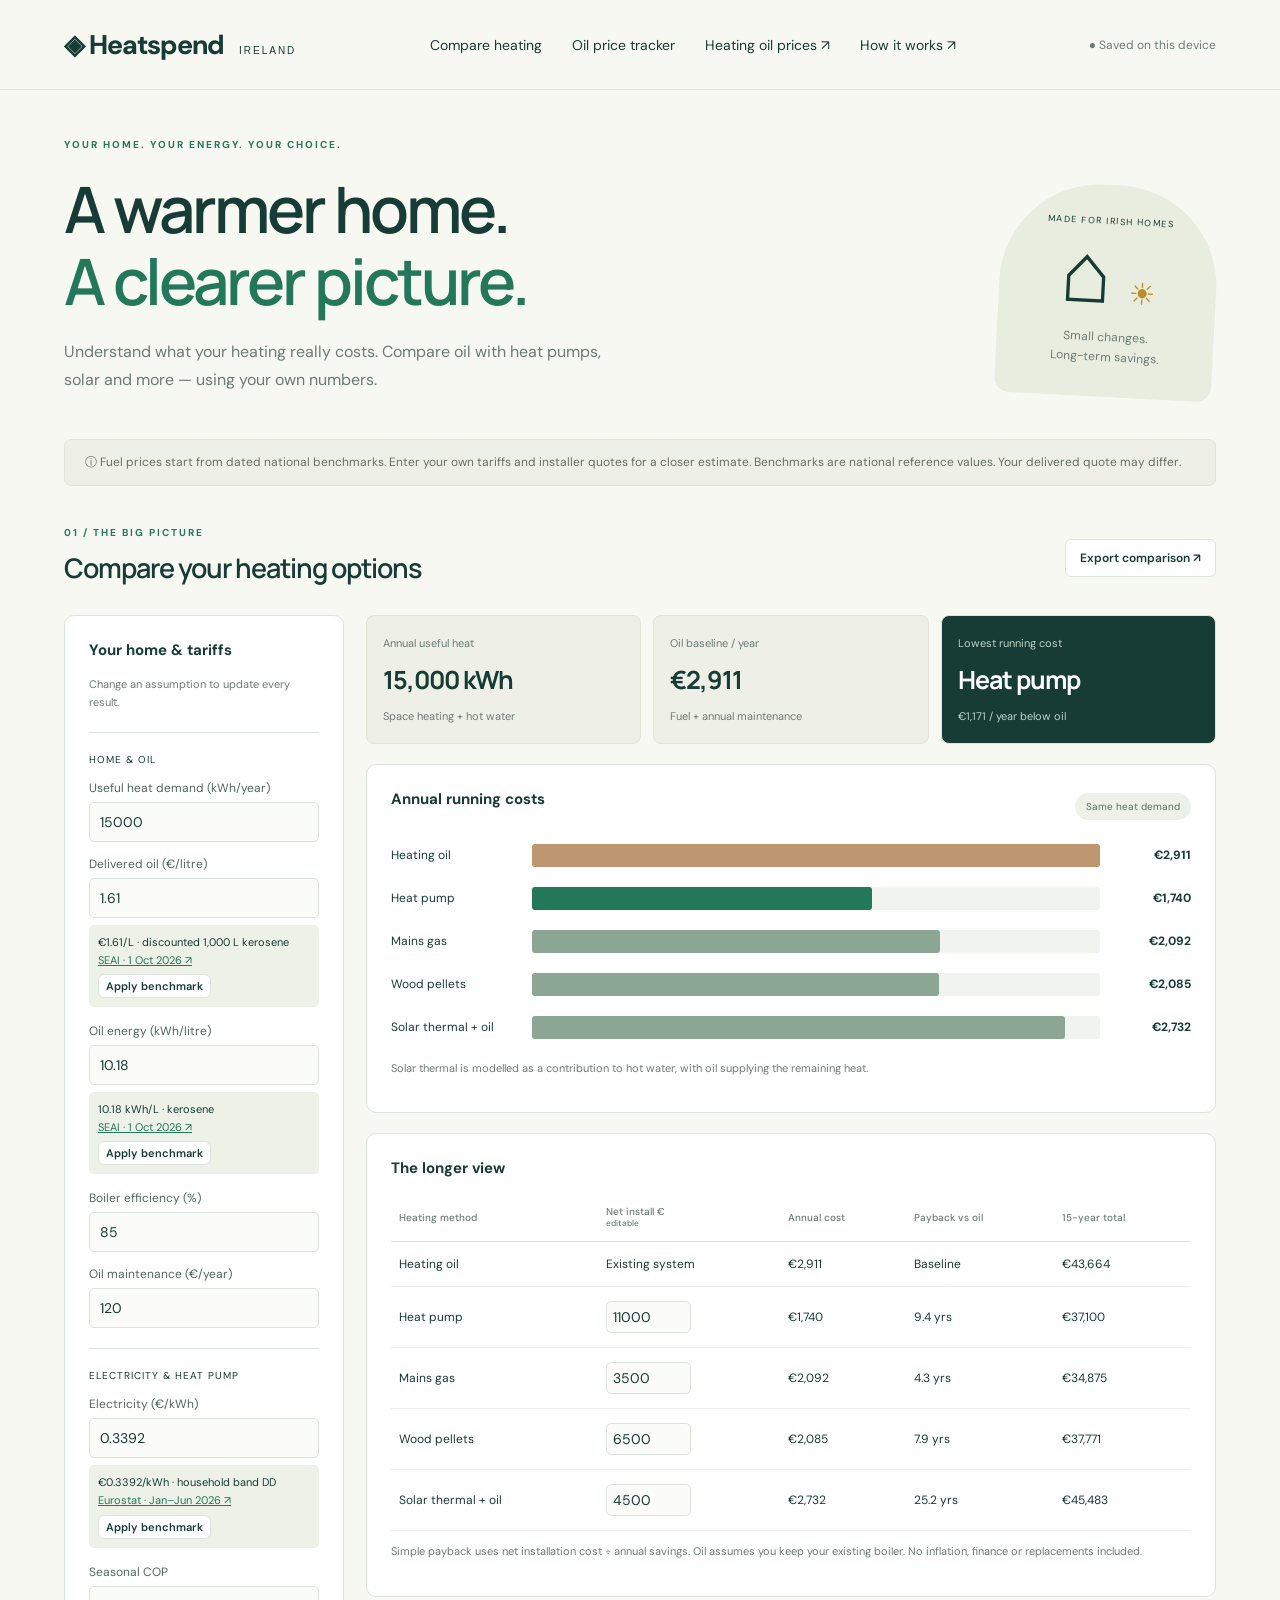
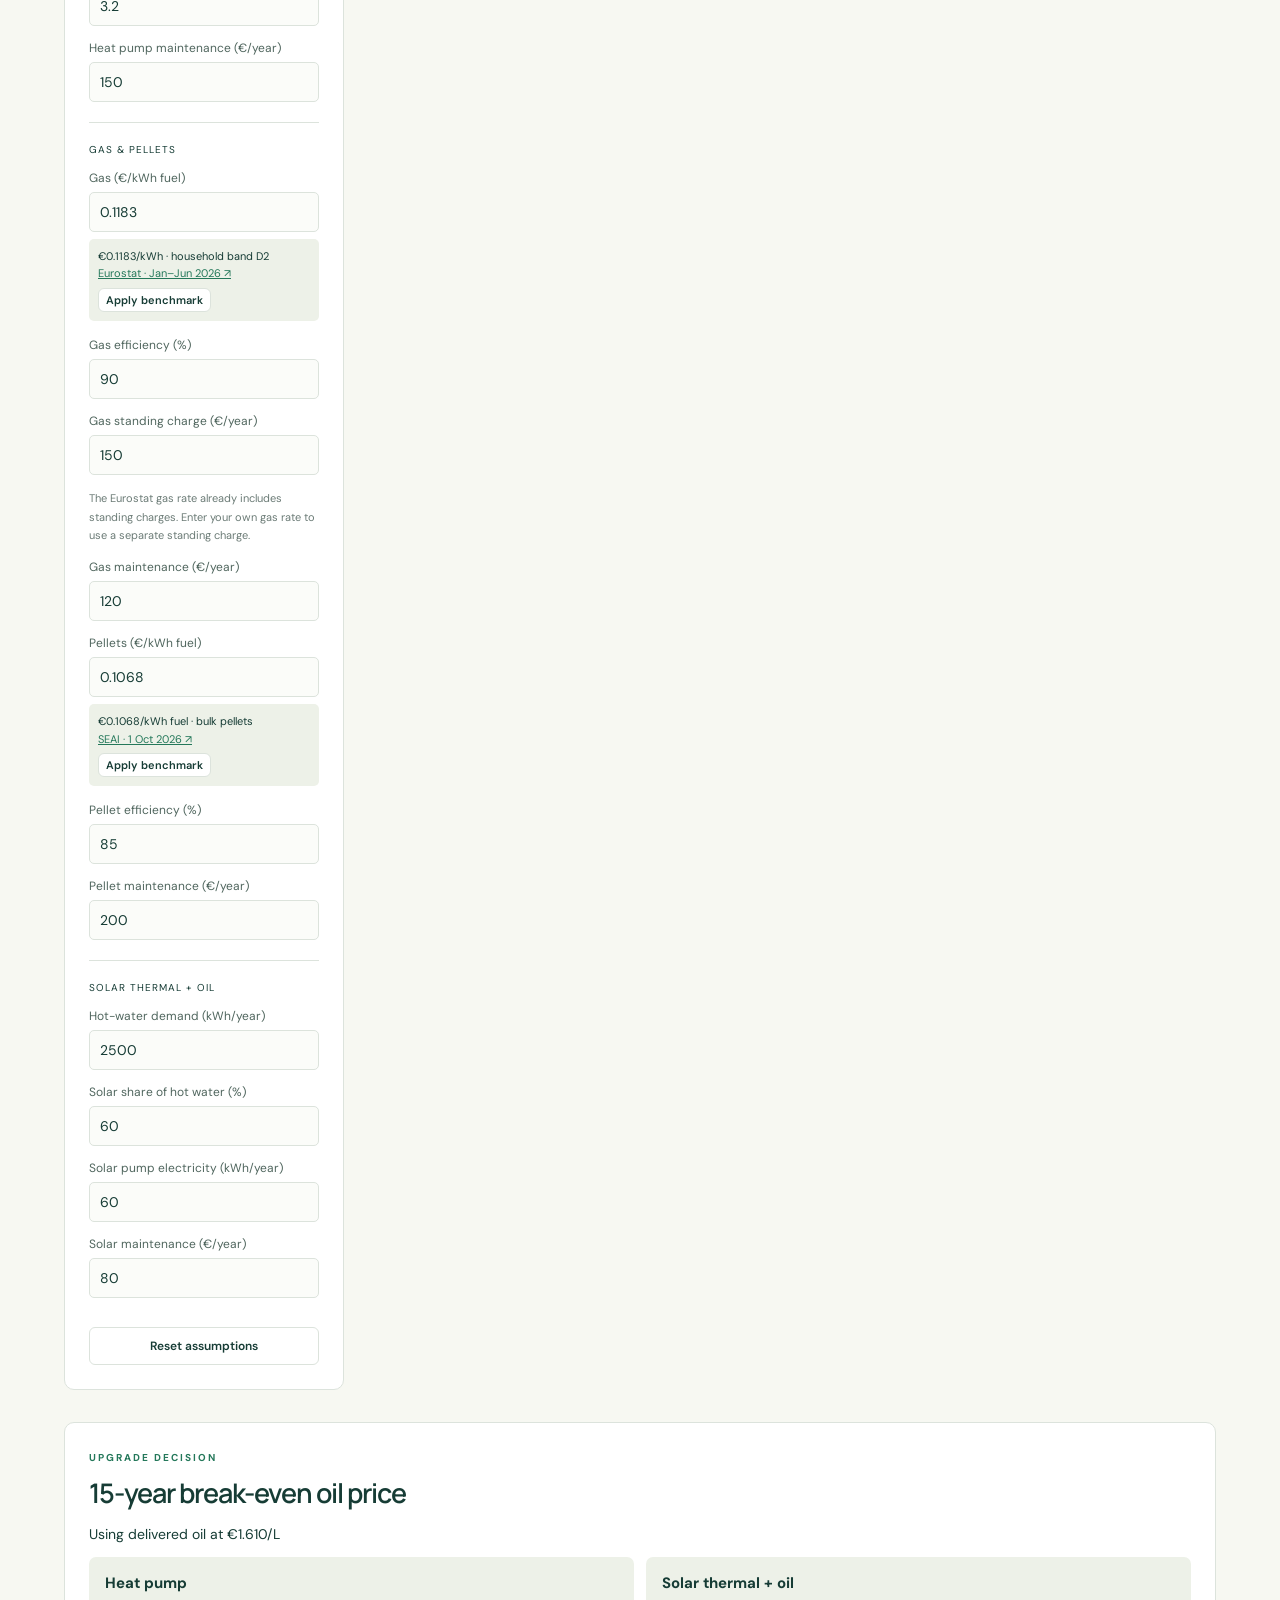
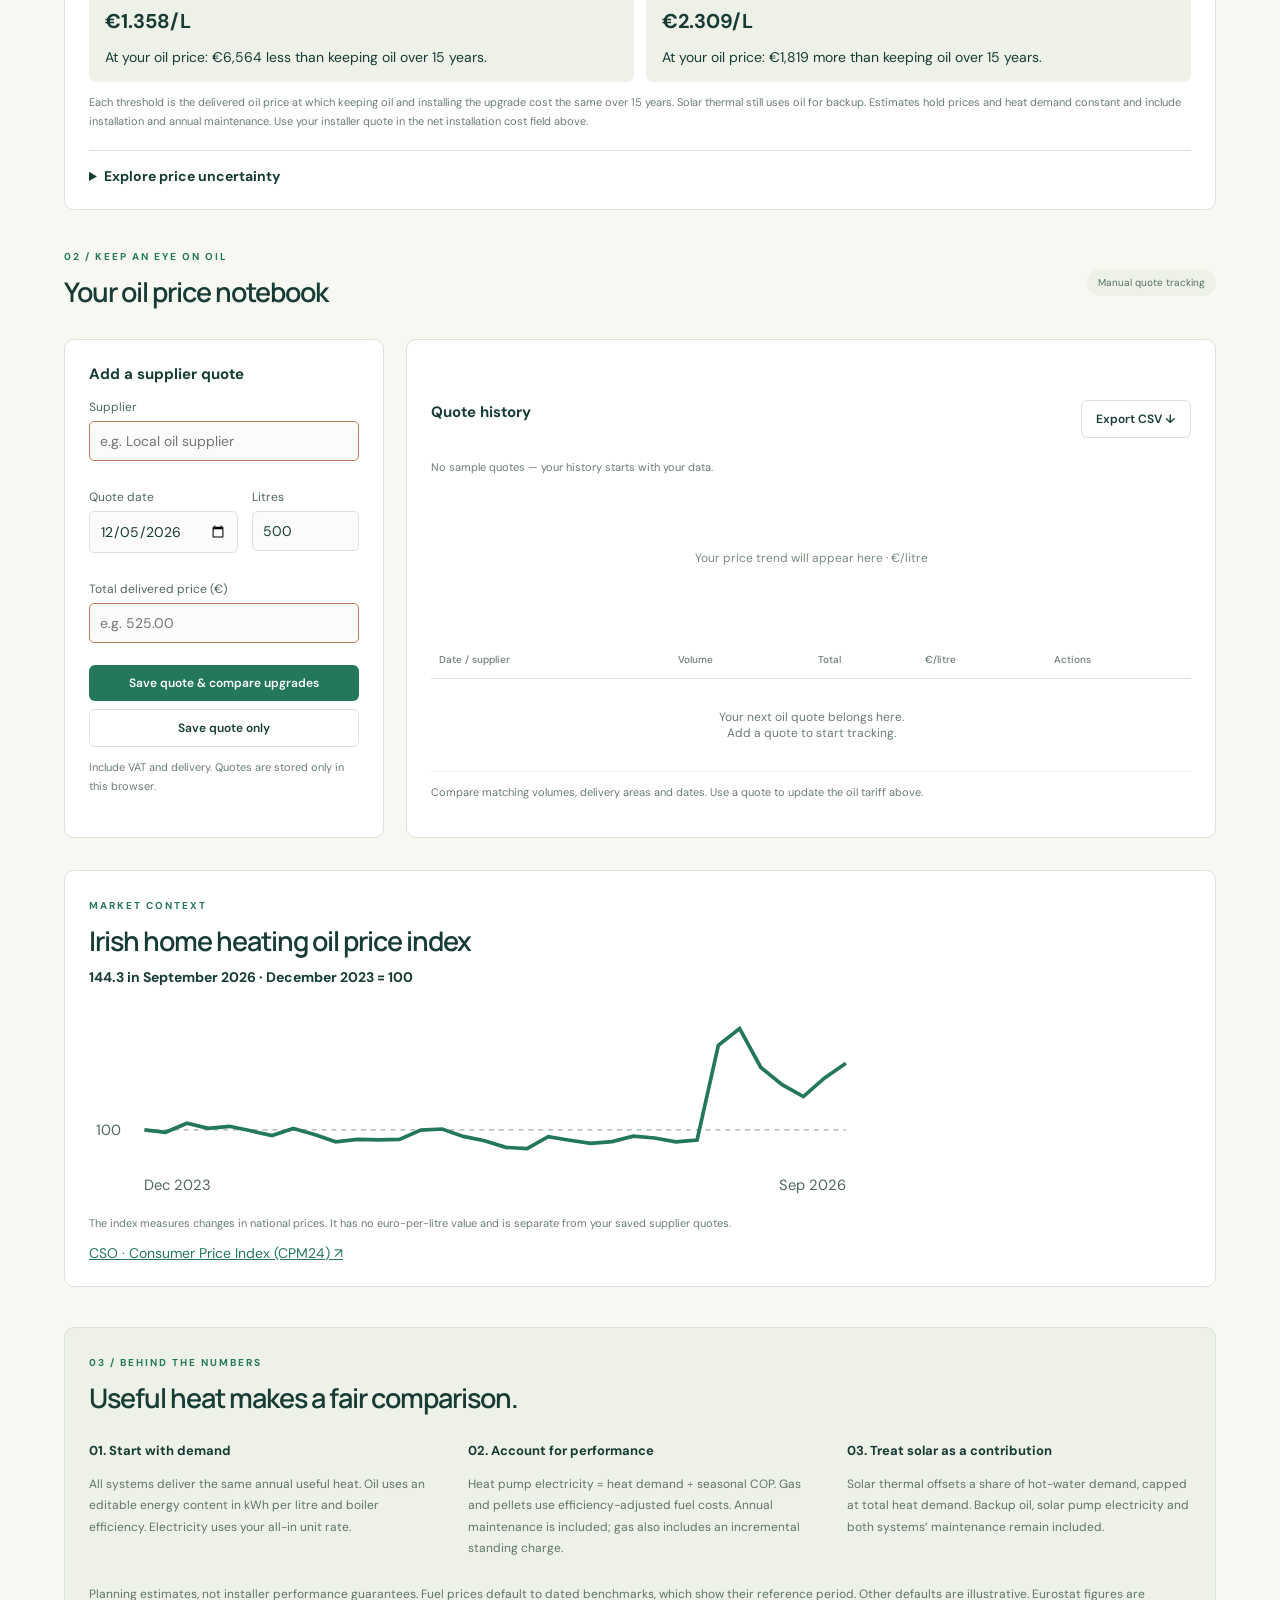
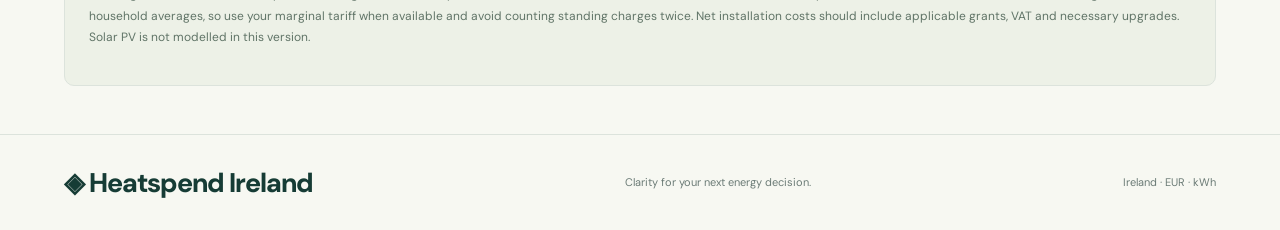
<file: docs/index.html>
<!doctype html><html lang="en"><head><meta charset="UTF-8"><meta name="viewport" content="width=device-width,initial-scale=1"><title>Heatspend Ireland — Home heating, understood</title><link rel="stylesheet" href="style.css"></head><body><header><a class="brand" href="#">◈ Heatspend <span>IRELAND</span></a><nav><a href="#compare">Compare heating</a><a href="#tracker">Oil price tracker</a><a href="heating-oil.html">Heating oil prices ↗</a><a href="#method">How it works ↗</a></nav><span class="local">● Saved on this device</span></header><main><div class="eyebrow">YOUR HOME. YOUR ENERGY. YOUR CHOICE.</div><section class="hero"><div><h1>A warmer home.<br><em>A clearer picture.</em></h1><p>Understand what your heating really costs. Compare oil with heat pumps, solar and more — using your own numbers.</p></div><div class="hero-note"><span>MADE FOR IRISH HOMES</span><div class="house">⌂ <span>☀</span></div><p>Small changes.<br>Long-term savings.</p></div></section><div class="notice">ⓘ Fuel prices start from dated national benchmarks. Enter your own tariffs and installer quotes for a closer estimate. Benchmarks are national reference values. Your delivered quote may differ.</div><section id="compare"><div class="section-head"><div><span class="eyebrow">01 / THE BIG PICTURE</span><h2>Compare your heating options</h2></div><button id="export">Export comparison ↗</button></div><div class="workspace"><aside class="panel"><h3>Your home & tariffs</h3><p class="muted">Change an assumption to update every result.</p><div id="fields"></div><button class="reset" id="reset">Reset assumptions</button></aside><div><div class="metrics"><div><span>Annual useful heat</span><strong id="heat"></strong><small>Space heating + hot water</small></div><div><span>Oil baseline / year</span><strong id="baseline"></strong><small>Fuel + annual maintenance</small></div><div class="green"><span>Lowest running cost</span><strong id="winner"></strong><small id="saving"></small></div></div><div class="panel results"><div class="section-head"><h3>Annual running costs</h3><span class="tag">Same heat demand</span></div><div id="bars"></div><p class="muted">Solar thermal is modelled as a contribution to hot water, with oil supplying the remaining heat.</p></div><div class="panel table-wrap"><h3>The longer view</h3><table><thead><tr><th>Heating method</th><th>Net install € <small>editable</small></th><th>Annual cost</th><th>Payback vs oil</th><th>15-year total</th></tr></thead><tbody id="table"></tbody></table><p class="muted">Simple payback uses net installation cost ÷ annual savings. Oil assumes you keep your existing boiler. No inflation, finance or replacements included.</p></div></div></div></section><section class="panel index-panel" id="upgrade-decision" aria-labelledby="upgrade-title">
  <span class="eyebrow">UPGRADE DECISION</span>
  <h2 id="upgrade-title" tabindex="-1">15-year break-even oil price</h2>
  <p id="upgrade-oil"></p>
  <div class="upgrade-options" id="upgrade-options" aria-live="polite"></div>
  <p class="muted">Each threshold is the delivered oil price at which keeping oil and installing the upgrade cost the same over 15 years. Solar thermal still uses oil for backup. Estimates hold prices and heat demand constant and include installation and annual maintenance. Use your installer quote in the net installation cost field above.</p>
<details id="price-uncertainty">
  <summary>Explore price uncertainty</summary>
  <p>See how oil and electricity prices could change the 15-year comparison. Scenarios start from the oil quote and electricity rate in your current comparison.</p>
  <div class="scenario-inputs">
    <label>Oil trend (% per year)<input id="scenario-oil" type="number" min="-20" max="20" step="0.5" value="0" required></label>
    <label>Electricity trend (% per year)<input id="scenario-electric" type="number" min="-20" max="20" step="0.5" value="0" required></label>
    <label>Electricity response to oil swings (%)<input id="scenario-link" type="number" min="0" max="100" step="5" value="25" required></label>
    <label>Heat pump performance (% of your seasonal COP)<input id="scenario-cop" type="number" min="25" max="100" step="1" value="100" required></label>
  </div>
  <div id="scenario-results" class="upgrade-options" aria-live="polite"></div>
  <p class="muted">1,000 scenarios. Year one uses your entered prices. Later years sample swings from overlapping 12-month changes in the CSO oil index (Dec 2023–Sep 2026), centred around your chosen trend. The electricity response is an assumption. At 25%, electricity follows one quarter of each oil swing on a log scale. Each year samples a fresh swing around the trend. Heat demand stays fixed and totals are undiscounted. The range covers the middle 80% of modelled outcomes. Scenario shares describe this model and its short historical sample.</p>
</details></section><section id="tracker"><div class="section-head"><div><span class="eyebrow">02 / KEEP AN EYE ON OIL</span><h2>Your oil price notebook</h2></div><span class="tag">Manual quote tracking</span></div><div class="tracker-grid"><form class="panel" id="quoteForm"><h3>Add a supplier quote</h3><label>Supplier<input id="supplier" required maxlength="80" placeholder="e.g. Local oil supplier"></label><div class="two"><label>Quote date<input id="date" type="date" required></label><label>Litres<input id="litres" type="number" min="1" max="20000" value="500" required></label></div><label>Total delivered price (€)<input id="total" type="number" min="0.01" max="100000" step="0.01" placeholder="e.g. 525.00" required></label><button class="primary" type="submit" value="compare">Save quote &amp; compare upgrades</button><button class="save-only" type="submit" value="save">Save quote only</button><p class="muted">Include VAT and delivery. Quotes are stored only in this browser.</p></form><div class="panel table-wrap"><div class="section-head"><h3>Quote history</h3><button id="exportQuotes">Export CSV ↓</button></div><div id="quoteSummary" class="muted"></div><svg id="chart" viewBox="0 0 650 130" role="img" aria-label="Oil quote prices over time"></svg><table><thead><tr><th>Date / supplier</th><th>Volume</th><th>Total</th><th>€/litre</th><th>Actions</th></tr></thead><tbody id="quotes"></tbody></table><p class="muted">Compare matching volumes, delivery areas and dates. Use a quote to update the oil tariff above.</p></div></div></section><section class="panel index-panel" aria-labelledby="index-title">
  <span class="eyebrow">MARKET CONTEXT</span>
  <h2 id="index-title">Irish home heating oil price index</h2>
  <strong id="index-latest"></strong>
  <svg id="oil-index-chart" viewBox="0 0 650 165" role="img"
    aria-label="CSO monthly home heating oil price index, December 2023 to September 2026. Latest value 144.3, with December 2023 equal to 100."></svg>
  <p class="muted">The index measures changes in national prices. It has no euro-per-litre value and is separate from your saved supplier quotes.</p>
  <a href="https://data.cso.ie/table/CPM24" target="_blank" rel="noopener">CSO · Consumer Price Index (CPM24) ↗</a>
</section><section class="panel method" id="method"><span class="eyebrow">03 / BEHIND THE NUMBERS</span><h2>Useful heat makes a fair comparison.</h2><div class="method-grid"><div><h3>01. Start with demand</h3><p>All systems deliver the same annual useful heat. Oil uses an editable energy content in kWh per litre and boiler efficiency. Electricity uses your all-in unit rate.</p></div><div><h3>02. Account for performance</h3><p>Heat pump electricity = heat demand ÷ seasonal COP. Gas and pellets use efficiency-adjusted fuel costs. Annual maintenance is included; gas also includes an incremental standing charge.</p></div><div><h3>03. Treat solar as a contribution</h3><p>Solar thermal offsets a share of hot-water demand, capped at total heat demand. Backup oil, solar pump electricity and both systems’ maintenance remain included.</p></div></div><p class="muted">Planning estimates, not installer performance guarantees. Fuel prices default to dated benchmarks, which show their reference period. Other defaults are illustrative. Eurostat figures are household averages, so use your marginal tariff when available and avoid counting standing charges twice. Net installation costs should include applicable grants, VAT and necessary upgrades. Solar PV is not modelled in this version.</p></section></main><footer><a class="brand" href="#">◈ Heatspend Ireland</a><span>Clarity for your next energy decision.</span><span>Ireland · EUR · kWh</span></footer><div id="toast" role="status"></div><script src="benchmarks.js"></script><script src="price-scenarios.js"></script><script src="app.js"></script><script src="uncertainty.js"></script></body></html>
</file>
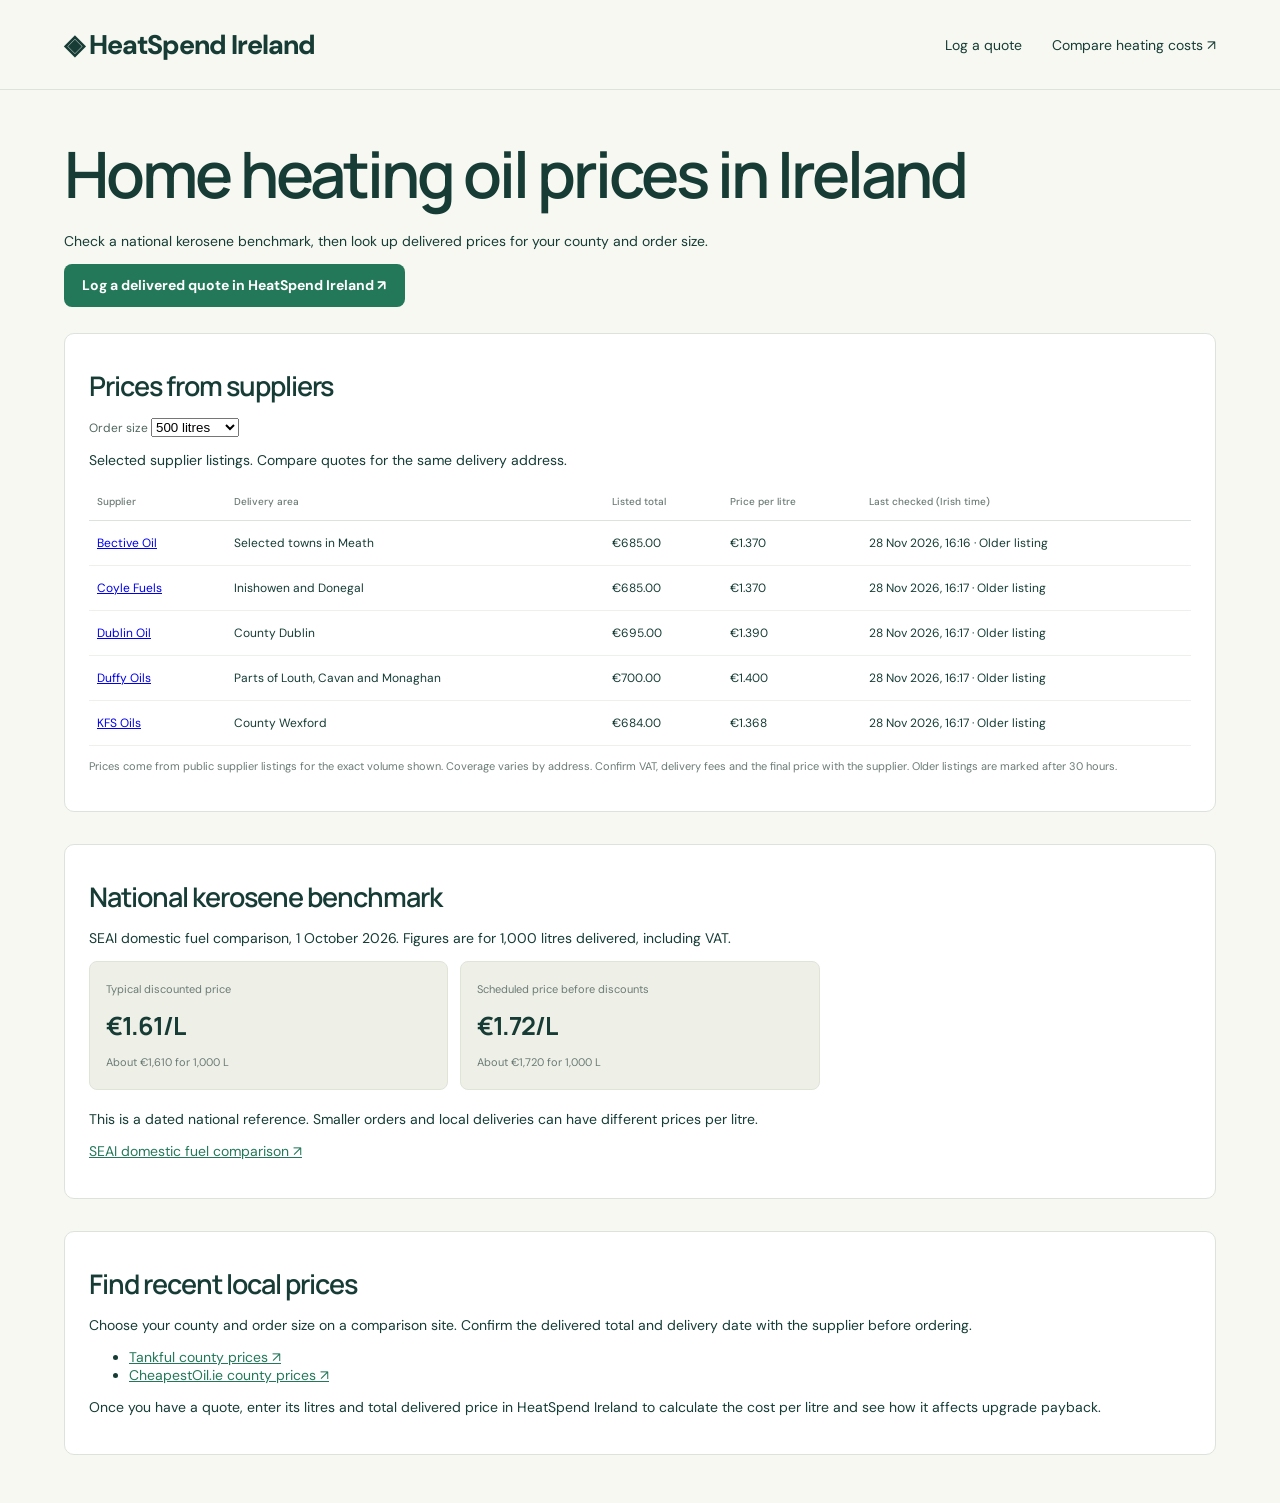
<file: docs/heating-oil.html>
<!doctype html>
<html lang="en-IE">
<head>
  <meta charset="UTF-8">
  <meta name="viewport" content="width=device-width, initial-scale=1">
  <meta name="description" content="Find Irish home heating oil price benchmarks and compare delivered kerosene quotes by county.">
  <title>Home heating oil prices in Ireland | HeatSpend Ireland</title>
  <link rel="stylesheet" href="style.css">
  <style>
    .quote-cta {
      display: inline-block;
      box-sizing: border-box;
      width: auto;
      max-width: 100%;
      margin: 0 0 0.75rem;
      padding: 0.8rem 1.15rem;
      border-radius: 0.5rem;
      font-weight: 700;
      text-decoration: none;
    }
    .quote-cta:focus-visible { outline: 2px solid var(--ink); outline-offset: 3px; }
  </style>
</head>
<body>
  <header>
    <a class="brand" href="heating-oil.html">◈ HeatSpend Ireland</a>
    <nav aria-label="Main navigation">
      <a href="./#tracker">Log a quote</a>
      <a href="./#compare">Compare heating costs ↗</a>
    </nav>
  </header>
  <main>
    <h1>Home heating oil prices in Ireland</h1>
    <p>Check a national kerosene benchmark, then look up delivered prices for your county and order size.</p>
    <p><a class="primary quote-cta" href="./#tracker">Log a delivered quote in HeatSpend Ireland ↗</a></p>
    <section class="panel table-wrap" aria-labelledby="supplier-title">
      <h2 id="supplier-title">Prices from suppliers</h2>
      <label>Order size
        <select id="oil-volume">
          <option value="300">300 litres</option>
          <option value="500" selected>500 litres</option>
          <option value="1000">1,000 litres</option>
        </select>
      </label>
      <p id="supplier-status" role="status">Loading supplier prices…</p>
      <table>
        <thead><tr><th scope="col">Supplier</th><th scope="col">Delivery area</th><th scope="col">Listed total</th><th scope="col">Price per litre</th><th scope="col">Last checked (Irish time)</th></tr></thead>
        <tbody id="supplier-prices"></tbody>
      </table>
      <p class="muted">Prices come from public supplier listings for the exact volume shown. Coverage varies by address. Confirm VAT, delivery fees and the final price with the supplier. Older listings are marked after 30 hours.</p>
      <noscript>Enable JavaScript to view the supplier table, or use the comparison links below.</noscript>
    </section>
    <section class="panel index-panel" aria-labelledby="benchmark-title">
      <h2 id="benchmark-title">National kerosene benchmark</h2>
      <p>SEAI domestic fuel comparison, <time datetime="2026-10-01">1 October 2026</time>. Figures are for 1,000 litres delivered, including VAT.</p>
      <div class="metrics">
        <div><span>Typical discounted price</span><strong>€1.61/L</strong><small>About €1,610 for 1,000 L</small></div>
        <div><span>Scheduled price before discounts</span><strong>€1.72/L</strong><small>About €1,720 for 1,000 L</small></div>
      </div>
      <p>This is a dated national reference. Smaller orders and local deliveries can have different prices per litre.</p>
      <p><a href="https://www.seai.ie/sites/default/files/publications/Domestic-Fuel-Cost-Comparison.pdf">SEAI domestic fuel comparison ↗</a></p>
    </section>
    <section class="panel index-panel" aria-labelledby="quotes-title">
      <h2 id="quotes-title">Find recent local prices</h2>
      <p>Choose your county and order size on a comparison site. Confirm the delivered total and delivery date with the supplier before ordering.</p>
      <ul>
        <li><a href="https://www.tankful.ie/heating-oil">Tankful county prices ↗</a></li>
        <li><a href="https://www.cheapestoil.ie/heating-oil-prices/republic">CheapestOil.ie county prices ↗</a></li>
      </ul>
      <p>Once you have a quote, enter its litres and total delivered price in HeatSpend Ireland to calculate the cost per litre and see how it affects upgrade payback.</p>
    </section>
  </main>
  <script src="supplier-prices.js" defer></script>
</body>
</html>
</file>
<file: docs/style.css>
@import url('https://fonts.googleapis.com/css2?family=DM+Sans:wght@400;500;600;700&family=Manrope:wght@400;500;600;700;800&display=swap');
:root{--ink:#163c35;--muted:#6b7b76;--line:#dce3dc;--green:#24785a;--bg:#f7f8f2}*{box-sizing:border-box}html{scroll-behavior:smooth}body{margin:0;background:var(--bg);color:var(--ink);font:14px 'DM Sans',sans-serif}header{height:90px;border-bottom:1px solid var(--line);display:flex;align-items:center;justify-content:space-between;padding:0 5%;gap:20px}.brand{text-decoration:none;color:var(--ink);font-size:27px;font-weight:800;letter-spacing:-1px}.brand span{font:10px sans-serif;letter-spacing:2px;margin-left:10px}nav{display:flex;gap:30px}nav a{color:var(--ink);text-decoration:none}.local{font-size:12px;color:var(--muted)}main{max-width:1400px;margin:auto;padding:48px 5%}.eyebrow{font-size:10px;letter-spacing:2px;font-weight:700;color:var(--green)}.hero{display:flex;justify-content:space-between;align-items:center;margin:22px 0 30px}h1{font:600 clamp(36px,5vw,66px)/1.12 'Manrope',sans-serif;letter-spacing:-3px;margin:0 0 22px}h1 em{font-style:normal;color:var(--green)}.hero p{font-size:16px;color:var(--muted);line-height:1.7;max-width:540px}.hero-note{padding:25px 45px;background:#e8eddf;border-radius:100px 100px 15px 15px;text-align:center;transform:rotate(3deg)}.hero-note>span{font-size:9px;letter-spacing:1.5px}.house{font-size:85px;line-height:1.1}.house span{font-size:30px;color:#bc8c28}.hero-note p{font-size:12px;margin:5px}.notice{background:#eef0e7;border:1px solid #dfe5d6;padding:14px 20px;font-size:12px;border-radius:7px;color:#66715e}section{scroll-margin-top:20px}.section-head{display:flex;align-items:center;justify-content:space-between;gap:16px;margin:36px 0 20px}h2{font:600 27px 'Manrope',sans-serif;letter-spacing:-1px;margin:9px 0}h3{font-size:15px;margin:0 0 15px}button{cursor:pointer;background:white;border:1px solid var(--line);border-radius:6px;padding:10px 14px;color:var(--ink);font:600 12px 'DM Sans',sans-serif}button:hover{background:#e6eee3}button:focus-visible,a:focus-visible,input:focus-visible{outline:3px solid #b99a4e;outline-offset:2px}.workspace{display:grid;grid-template-columns:280px 1fr;gap:22px;align-items:start}.panel{background:#fff;border:1px solid var(--line);border-radius:10px;padding:24px}.muted{color:var(--muted);font-size:11px;line-height:1.7}label{display:block;font-size:12px;margin:14px 0;color:#50665e}input{font:14px 'DM Sans',sans-serif;color:var(--ink);width:100%;border:1px solid var(--line);border-radius:5px;background:#fbfcf9;padding:10px;margin-top:6px}input:invalid{border-color:#be785f}.field-group{font-size:10px;letter-spacing:1px;text-transform:uppercase;border-top:1px solid var(--line);padding-top:20px;margin-top:20px}.reset{width:100%;margin-top:15px}.metrics{display:grid;grid-template-columns:repeat(3,1fr);gap:12px;margin-bottom:20px}.metrics>div{background:#eef0e7;border:1px solid #dfe4d7;border-radius:8px;padding:20px 16px}.metrics span,.metrics small{display:block;font-size:11px;color:var(--muted)}.metrics strong{display:block;font:700 25px 'Manrope',sans-serif;letter-spacing:-1px;margin:12px 0}.metrics .green{background:var(--ink);color:#fff}.green span,.green small{color:#bcd3c4}.results{margin-bottom:20px}.results .section-head{margin:0 0 20px}.tag{font-size:10px;border-radius:20px;padding:7px 11px;background:#edf1e8;color:#53725d;white-space:nowrap}.bar-row{display:grid;grid-template-columns:125px 1fr 75px;align-items:center;gap:16px;margin:20px 0;font-size:12px}.track{height:23px;background:#f1f3ee;border-radius:3px}.bar{height:100%;background:#8ca696;border-radius:3px;transition:width .3s}.bar.oil{background:#be9770}.bar.best{background:#24785a}.bar-row strong{text-align:right}.table-wrap{overflow-x:auto}table{width:100%;border-collapse:collapse;text-align:left;font-size:12px}th{font-size:10px;color:var(--muted);font-weight:500;padding:12px 8px;border-bottom:1px solid var(--line)}td{padding:14px 8px;border-bottom:1px solid #eef0eb}td input{width:85px;margin:0;padding:6px}th small{display:block}td button{padding:6px;font-size:10px}.tracker-grid{display:grid;grid-template-columns:320px 1fr;gap:22px}.two{display:grid;grid-template-columns:1fr 1fr;gap:14px}.primary{background:var(--green);color:white;width:100%;border:0;margin-top:8px}.primary:hover{background:var(--ink)}#chart{width:100%;height:130px;margin:15px 0}.empty{text-align:center;color:var(--muted);padding:30px}.method{margin-top:40px;background:#edf1e7}.method-grid{display:grid;grid-template-columns:repeat(3,1fr);gap:35px;margin-top:26px}.method p{line-height:1.8;font-size:12px;color:#607467}.method h3{font-size:13px}footer{border-top:1px solid var(--line);display:flex;align-items:center;justify-content:space-between;padding:30px 5%;font-size:11px;color:var(--muted)}#toast{position:fixed;bottom:24px;left:50%;transform:translateX(-50%);background:var(--ink);color:white;padding:12px 22px;border-radius:8px;display:none}@media(max-width:950px){.workspace{grid-template-columns:235px 1fr}.tracker-grid{grid-template-columns:1fr}.metrics{grid-template-columns:1fr}.hero-note{display:none}nav{gap:12px}.local{display:none}.bar-row{grid-template-columns:100px 1fr 65px;gap:8px}}@media(max-width:650px){header{height:auto;padding:20px;flex-wrap:wrap}nav{font-size:11px}main{padding:30px 18px}h1{letter-spacing:-1.5px}.workspace{grid-template-columns:1fr}.metrics{grid-template-columns:1fr 1fr}.metrics>div:last-child{grid-column:span 2}.method-grid{grid-template-columns:1fr;gap:15px}.section-head{align-items:flex-start}.panel{padding:18px}footer{gap:16px;flex-wrap:wrap}h2{font-size:23px}}

.benchmark{margin:-7px 0 16px;padding:9px;background:#edf1e8;border-radius:5px;font-size:11px;line-height:1.6}
.benchmark a,.index-panel a{color:var(--green)}
.benchmark span,.benchmark a{display:block}
.benchmark button{margin-top:5px;padding:4px 7px;font-size:11px}
.index-panel{margin-top:32px}
#oil-index-chart{display:block;width:100%;max-width:800px;height:auto;margin-top:14px}

.save-only{width:100%;margin-top:8px}
.upgrade-options{display:grid;grid-template-columns:repeat(2,minmax(0,1fr));gap:12px}
.upgrade-options article{background:#edf1e8;border-radius:7px;padding:16px}
.upgrade-options strong{font-size:20px}
.upgrade-options p{margin-bottom:0}
@media(max-width:650px){.upgrade-options{grid-template-columns:1fr}}

#price-uncertainty{margin-top:20px;border-top:1px solid var(--line);padding-top:16px}
#price-uncertainty summary{cursor:pointer;font-weight:700}
.scenario-inputs{display:grid;grid-template-columns:repeat(2,minmax(0,1fr));gap:0 16px}
@media(max-width:650px){.scenario-inputs{grid-template-columns:1fr}}
</file>
